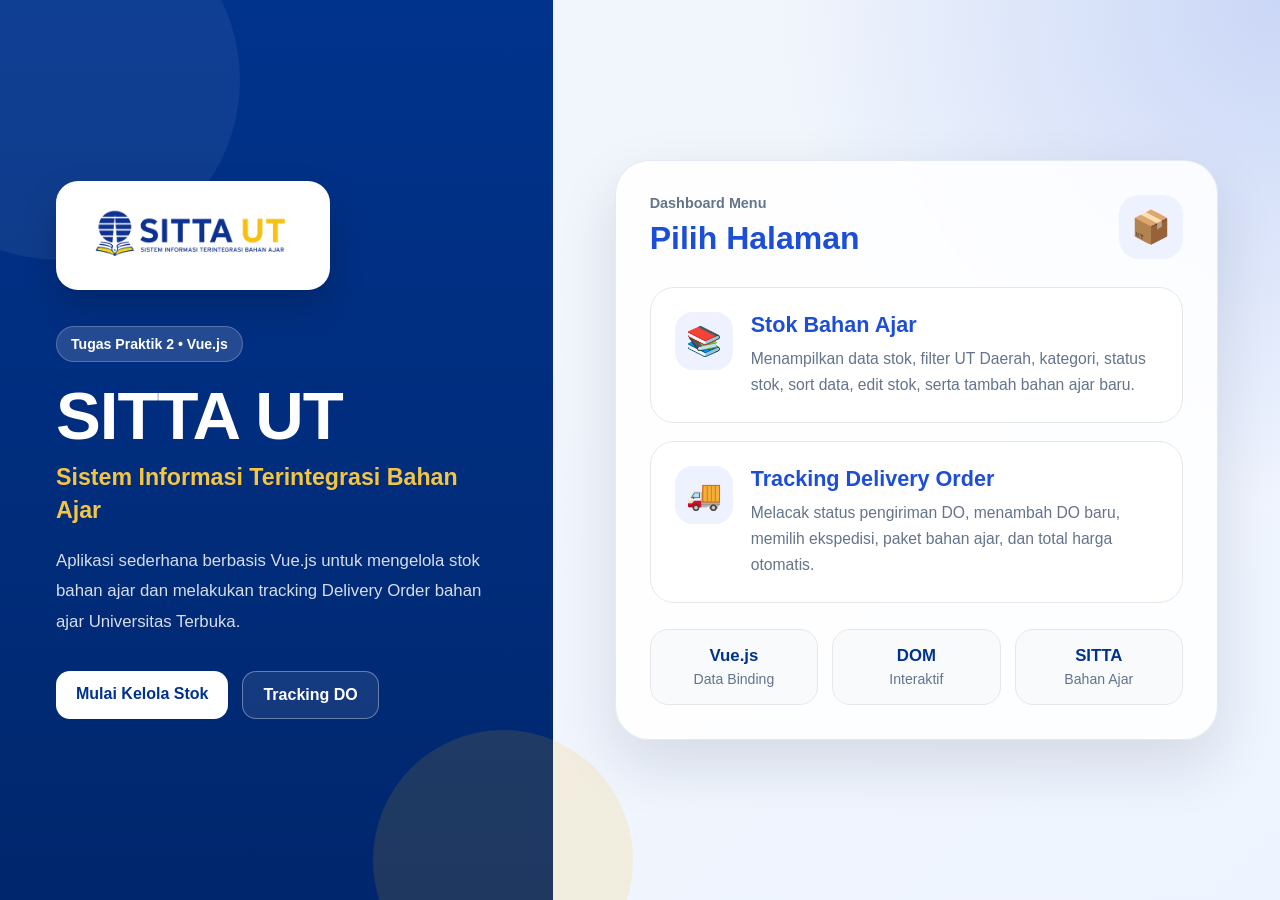
<file: index.html>
<!DOCTYPE html>
<html lang="id">

<head>
    <meta charset="UTF-8">
    <meta name="viewport" content="width=device-width, initial-scale=1.0">
    <title>SITTA UT - Tugas Praktik 2 Vue.js</title>
    <link rel="stylesheet" href="css/style.css">
</head>

<body>
    <div id="app" class="landing-page">
        <section class="landing-left">
            <div class="landing-logo-box">
                <img src="img/logo-sitta-ut.png" alt="Logo SITTA UT">
            </div>

            <div class="landing-text">
                <span class="landing-badge">Tugas Praktik 2 • Vue.js</span>
                <h1>SITTA UT</h1>
                <h2>Sistem Informasi Terintegrasi Bahan Ajar</h2>
                <p>
                    Aplikasi sederhana berbasis Vue.js untuk mengelola stok bahan ajar
                    dan melakukan tracking Delivery Order bahan ajar Universitas Terbuka.
                </p>
            </div>

            <div class="landing-actions">
                <a href="stok.html" class="btn-main">Mulai Kelola Stok</a>
                <a href="tracking.html" class="btn-outline">Tracking DO</a>
            </div>
        </section>

        <section class="landing-right">
            <div class="hero-card">
                <div class="hero-header">
                    <div>
                        <span class="hero-label">Dashboard Menu</span>
                        <h3>Pilih Halaman</h3>
                    </div>
                    <span class="hero-icon">📦</span>
                </div>

                <div class="menu-grid">
                    <a href="stok.html" class="feature-card">
                        <div class="feature-icon">📚</div>
                        <div>
                            <h4>Stok Bahan Ajar</h4>
                            <p>
                                Menampilkan data stok, filter UT Daerah, kategori, status stok,
                                sort data, edit stok, serta tambah bahan ajar baru.
                            </p>
                        </div>
                    </a>

                    <a href="tracking.html" class="feature-card">
                        <div class="feature-icon">🚚</div>
                        <div>
                            <h4>Tracking Delivery Order</h4>
                            <p>
                                Melacak status pengiriman DO, menambah DO baru,
                                memilih ekspedisi, paket bahan ajar, dan total harga otomatis.
                            </p>
                        </div>
                    </a>
                </div>

                <div class="hero-footer">
                    <div class="mini-stat">
                        <strong>Vue.js</strong>
                        <span>Data Binding</span>
                    </div>
                    <div class="mini-stat">
                        <strong>DOM</strong>
                        <span>Interaktif</span>
                    </div>
                    <div class="mini-stat">
                        <strong>SITTA</strong>
                        <span>Bahan Ajar</span>
                    </div>
                </div>
            </div>
        </section>
    </div>
</body>

</html>
</file>
<file: css/style.css>
* {
    margin: 0;
    padding: 0;
    box-sizing: border-box;
}

:root {
    --ut-blue: #00338d;
    --ut-blue-dark: #00276d;
    --ut-blue-light: #1d4ed8;
    --ut-yellow: #f4b400;
    --bg-page: #f3f6fb;
    --bg-card: #ffffff;
    --text-dark: #1f2937;
    --text-muted: #64748b;
    --border: #e5e7eb;
    --danger: #dc2626;
    --warning: #f59e0b;
    --success: #16a34a;
    --shadow: 0 10px 28px rgba(15, 23, 42, 0.08);
}

body {
    font-family: Arial, sans-serif;
    background: var(--bg-page);
    color: var(--text-dark);
    min-height: 100vh;
}

/* =========================
   LANDING PAGE / INDEX
========================= */

.landing-page {
    min-height: 100vh;
    width: 100%;
    background:
        radial-gradient(circle at top right, rgba(29, 78, 216, 0.18), transparent 32%),
        linear-gradient(135deg, #f3f6fb 0%, #eef4ff 100%);
    display: grid;
    grid-template-columns: 0.95fr 1.25fr;
    overflow: hidden;
}

.landing-left {
    background: linear-gradient(180deg, var(--ut-blue) 0%, var(--ut-blue-dark) 100%);
    color: #ffffff;
    padding: 58px 56px;
    display: flex;
    flex-direction: column;
    justify-content: center;
    position: relative;
}

.landing-left::before {
    content: "";
    position: absolute;
    width: 360px;
    height: 360px;
    border-radius: 50%;
    background: rgba(255, 255, 255, 0.06);
    top: -100px;
    left: -120px;
}

.landing-left::after {
    content: "";
    position: absolute;
    width: 260px;
    height: 260px;
    border-radius: 50%;
    background: rgba(244, 180, 0, 0.12);
    bottom: -90px;
    right: -80px;
}

.landing-logo-box {
    position: relative;
    z-index: 1;
    width: fit-content;
    background: #ffffff;
    padding: 16px 22px;
    border-radius: 22px;
    box-shadow: 0 16px 35px rgba(0, 0, 0, 0.18);
    margin-bottom: 36px;
}

.landing-logo-box img {
    width: 230px;
    display: block;
}

.landing-text {
    position: relative;
    z-index: 1;
}

.landing-badge {
    display: inline-block;
    background: rgba(255, 255, 255, 0.14);
    border: 1px solid rgba(255, 255, 255, 0.22);
    color: #ffffff;
    padding: 9px 14px;
    border-radius: 999px;
    font-size: 0.88rem;
    font-weight: 700;
    margin-bottom: 20px;
}

.landing-text h1 {
    font-size: 4.2rem;
    line-height: 1;
    margin-bottom: 12px;
    color: #ffffff;
    letter-spacing: -1px;
}

.landing-text h2 {
    font-size: 1.45rem;
    line-height: 1.4;
    color: #f4c542;
    margin-bottom: 20px;
}

.landing-text p {
    max-width: 540px;
    font-size: 1.05rem;
    line-height: 1.8;
    color: rgba(255, 255, 255, 0.84);
}

.landing-actions {
    position: relative;
    z-index: 1;
    display: flex;
    gap: 14px;
    margin-top: 34px;
    flex-wrap: wrap;
}

.btn-main,
.btn-outline {
    text-decoration: none;
    padding: 14px 20px;
    border-radius: 14px;
    font-weight: 700;
    transition: 0.2s ease;
}

.btn-main {
    background: #ffffff;
    color: var(--ut-blue);
}

.btn-main:hover {
    transform: translateY(-3px);
    box-shadow: 0 12px 24px rgba(0, 0, 0, 0.18);
}

.btn-outline {
    color: #ffffff;
    border: 1px solid rgba(255, 255, 255, 0.35);
    background: rgba(255, 255, 255, 0.08);
}

.btn-outline:hover {
    background: rgba(255, 255, 255, 0.16);
    transform: translateY(-3px);
}

.landing-right {
    padding: 58px 62px;
    display: flex;
    align-items: center;
    justify-content: center;
}

.hero-card {
    width: 100%;
    max-width: 900px;
    background: rgba(255, 255, 255, 0.88);
    backdrop-filter: blur(12px);
    border: 1px solid rgba(226, 232, 240, 0.9);
    border-radius: 34px;
    padding: 34px;
    box-shadow: 0 24px 60px rgba(15, 23, 42, 0.12);
}

.hero-header {
    display: flex;
    justify-content: space-between;
    align-items: flex-start;
    gap: 18px;
    margin-bottom: 28px;
}

.hero-label {
    display: block;
    color: var(--text-muted);
    font-size: 0.9rem;
    font-weight: 700;
    margin-bottom: 8px;
}

.hero-header h3 {
    color: var(--ut-blue-light);
    font-size: 2rem;
    line-height: 1.2;
}

.hero-icon {
    width: 64px;
    height: 64px;
    background: #eef2ff;
    border-radius: 20px;
    display: flex;
    align-items: center;
    justify-content: center;
    font-size: 2rem;
}

.menu-grid {
    display: grid;
    grid-template-columns: 1fr;
    gap: 18px;
}

.feature-card {
    text-decoration: none;
    color: var(--text-dark);
    background: #ffffff;
    border: 1px solid #e5e7eb;
    border-radius: 24px;
    padding: 24px;
    display: flex;
    gap: 18px;
    align-items: flex-start;
    transition: 0.22s ease;
}

.feature-card:hover {
    transform: translateY(-4px);
    border-color: #bfdbfe;
    box-shadow: 0 16px 34px rgba(15, 23, 42, 0.10);
}

.feature-icon {
    min-width: 58px;
    height: 58px;
    border-radius: 18px;
    background: #eef2ff;
    display: flex;
    align-items: center;
    justify-content: center;
    font-size: 1.8rem;
}

.feature-card h4 {
    color: var(--ut-blue-light);
    font-size: 1.35rem;
    margin-bottom: 8px;
}

.feature-card p {
    color: var(--text-muted);
    line-height: 1.65;
    font-size: 0.98rem;
}

.hero-footer {
    display: grid;
    grid-template-columns: repeat(3, 1fr);
    gap: 14px;
    margin-top: 26px;
}

.mini-stat {
    background: #f8fafc;
    border: 1px solid #e5e7eb;
    border-radius: 18px;
    padding: 16px;
    text-align: center;
}

.mini-stat strong {
    display: block;
    color: var(--ut-blue);
    font-size: 1.05rem;
    margin-bottom: 4px;
}

.mini-stat span {
    color: var(--text-muted);
    font-size: 0.88rem;
}

/* RESPONSIVE INDEX */
@media (max-width: 950px) {
    .landing-page {
        grid-template-columns: 1fr;
        overflow: auto;
    }

    .landing-left {
        padding: 38px 24px;
    }

    .landing-logo-box img {
        width: 190px;
    }

    .landing-text h1 {
        font-size: 3rem;
    }

    .landing-text h2 {
        font-size: 1.2rem;
    }

    .landing-right {
        padding: 26px 20px 40px;
    }

    .hero-card {
        border-radius: 26px;
        padding: 24px;
    }
}

@media (max-width: 560px) {
    .landing-left {
        padding: 30px 18px;
    }

    .landing-logo-box {
        padding: 12px 16px;
        border-radius: 18px;
        margin-bottom: 26px;
    }

    .landing-logo-box img {
        width: 160px;
    }

    .landing-text h1 {
        font-size: 2.45rem;
    }

    .landing-text p {
        font-size: 0.96rem;
    }

    .landing-actions {
        flex-direction: column;
    }

    .btn-main,
    .btn-outline {
        text-align: center;
    }

    .hero-header {
        flex-direction: column;
    }

    .hero-header h3 {
        font-size: 1.65rem;
    }

    .feature-card {
        flex-direction: column;
        padding: 20px;
    }

    .hero-footer {
        grid-template-columns: 1fr;
    }
}

/* GLOBAL PAGE */
.page-shell {
    width: 100%;
    max-width: 1320px;
    margin: 0 auto;
    padding: 28px;
}

.top-header {
    background: linear-gradient(135deg, var(--ut-blue), var(--ut-blue-light));
    border-radius: 24px;
    padding: 24px;
    display: flex;
    justify-content: space-between;
    gap: 20px;
    align-items: center;
    margin-bottom: 24px;
    color: #fff;
    box-shadow: var(--shadow);
}

.brand {
    display: flex;
    align-items: center;
    gap: 18px;
}

.brand img {
    background: #fff;
    border-radius: 16px;
    padding: 10px;
    width: 150px;
}

.brand h1 {
    font-size: 1.7rem;
    margin-bottom: 4px;
}

.brand p {
    color: rgba(255, 255, 255, 0.85);
}

.back-link {
    text-decoration: none;
    background: #fff;
    color: var(--ut-blue);
    padding: 10px 14px;
    border-radius: 12px;
    font-weight: 700;
}

.content-card {
    background: var(--bg-card);
    border-radius: 24px;
    padding: 26px;
    box-shadow: var(--shadow);
    margin-bottom: 24px;
}

.content-grid {
    display: grid;
    grid-template-columns: 1fr 1fr;
    gap: 24px;
}

.section-title-row {
    display: flex;
    justify-content: space-between;
    align-items: flex-start;
    gap: 18px;
    margin-bottom: 20px;
}

.section-title-row h2,
.content-card h2 {
    color: var(--ut-blue-light);
    margin-bottom: 8px;
}

.section-title-row p,
.muted {
    color: var(--text-muted);
    line-height: 1.5;
}

.btn {
    border: none;
    padding: 10px 14px;
    border-radius: 12px;
    cursor: pointer;
    font-weight: 700;
    transition: 0.2s;
}

.btn-primary {
    background: var(--ut-blue-light);
    color: #fff;
}

.btn-primary:hover {
    background: var(--ut-blue);
}

.btn-secondary {
    background: #eef2ff;
    color: var(--ut-blue);
}

.btn-small {
    padding: 7px 10px;
    font-size: 0.85rem;
}

/* FORM */
.form-panel,
.filter-panel {
    background: #f8fafc;
    border: 1px solid var(--border);
    border-radius: 18px;
    padding: 18px;
    margin-bottom: 22px;
}

.form-panel h3 {
    color: var(--ut-blue);
    margin-bottom: 16px;
}

.form-grid {
    display: grid;
    grid-template-columns: repeat(4, 1fr);
    gap: 14px;
    margin-bottom: 16px;
}

.form-grid.single {
    grid-template-columns: 1fr 1fr;
}

.form-full {
    grid-column: 1 / -1;
}

.form-group label {
    display: block;
    font-size: 0.86rem;
    font-weight: 700;
    color: #334155;
    margin-bottom: 7px;
}

input,
select {
    width: 100%;
    padding: 10px 12px;
    border: 1px solid #cbd5e1;
    border-radius: 10px;
    font-size: 0.95rem;
    outline: none;
}

input:focus,
select:focus {
    border-color: var(--ut-blue-light);
    box-shadow: 0 0 0 3px rgba(29, 78, 216, 0.12);
}

.filter-panel {
    display: grid;
    grid-template-columns: repeat(5, 1fr);
    gap: 14px;
    align-items: end;
}

/* SUMMARY */
.summary-row {
    display: grid;
    grid-template-columns: repeat(4, 1fr);
    gap: 14px;
    margin-bottom: 22px;
}

.summary-box {
    background: #f8fafc;
    border: 1px solid var(--border);
    border-radius: 16px;
    padding: 16px;
}

.summary-box span {
    display: block;
    color: var(--text-muted);
    font-size: 0.88rem;
    margin-bottom: 6px;
}

.summary-box strong {
    font-size: 1.4rem;
    color: var(--ut-blue-light);
}

/* TABLE */
.table-wrap {
    overflow-x: auto;
}

.data-table {
    width: 100%;
    border-collapse: collapse;
    min-width: 980px;
}

.data-table th {
    background: #eef2ff;
    color: var(--ut-blue);
    padding: 12px;
    text-align: left;
    font-size: 0.88rem;
}

.data-table td {
    border-bottom: 1px solid var(--border);
    padding: 12px;
    vertical-align: top;
    font-size: 0.92rem;
}

.data-table tr:hover {
    background: #f8fafc;
}

.status-badge {
    display: inline-block;
    padding: 7px 10px;
    border-radius: 999px;
    font-weight: 700;
    font-size: 0.82rem;
    white-space: nowrap;
}

.status-badge.aman {
    background: #dcfce7;
    color: #166534;
}

.status-badge.menipis {
    background: #ffedd5;
    color: #9a3412;
}

.status-badge.kosong {
    background: #fee2e2;
    color: #991b1b;
}

.status-badge.info {
    background: #dbeafe;
    color: #1d4ed8;
}

.action-buttons {
    display: flex;
    gap: 6px;
    flex-wrap: wrap;
}

.empty-state {
    text-align: center;
    color: var(--text-muted);
    padding: 26px !important;
}

.alert {
    padding: 12px 14px;
    border-radius: 12px;
    margin-bottom: 14px;
    line-height: 1.5;
}

.alert-danger {
    background: #fee2e2;
    color: #991b1b;
    border: 1px solid #fecaca;
}

.alert ul {
    margin-left: 18px;
}

/* TRACKING */
.search-box {
    display: flex;
    gap: 10px;
    margin: 18px 0;
}

.tracking-card {
    background: linear-gradient(135deg, var(--ut-blue), var(--ut-blue-light));
    color: #fff;
    border-radius: 20px;
    padding: 22px;
    margin-top: 18px;
}

.tracking-card-header {
    display: flex;
    justify-content: space-between;
    gap: 12px;
    margin-bottom: 18px;
}

.tracking-card h3 {
    font-size: 1.3rem;
}

.info-grid {
    display: grid;
    grid-template-columns: 1fr 1fr;
    gap: 12px;
    margin-bottom: 20px;
}

.info-grid div {
    background: rgba(255, 255, 255, 0.12);
    border-radius: 14px;
    padding: 12px;
}

.info-grid span {
    display: block;
    font-size: 0.82rem;
    opacity: 0.85;
    margin-bottom: 4px;
}

.paket-detail {
    background: #eef2ff;
    border: 1px solid #c7d2fe;
    border-radius: 14px;
    padding: 14px;
}

.paket-detail h4 {
    color: var(--ut-blue);
    margin-bottom: 8px;
}

.paket-detail ul {
    margin-left: 18px;
    margin-top: 8px;
}

.timeline {
    border-left: 3px solid rgba(255, 255, 255, 0.35);
    margin-left: 10px;
    margin-top: 14px;
}

.timeline-item {
    position: relative;
    padding-left: 20px;
    padding-bottom: 16px;
}

.timeline-dot {
    position: absolute;
    left: -8px;
    top: 4px;
    width: 13px;
    height: 13px;
    background: var(--ut-yellow);
    border-radius: 50%;
}

.timeline-content {
    background: rgba(255, 255, 255, 0.12);
    padding: 12px;
    border-radius: 14px;
}

.timeline-content p {
    margin-top: 5px;
    opacity: 0.9;
}

.do-list {
    display: grid;
    gap: 10px;
}

.do-item {
    display: grid;
    grid-template-columns: 1fr 1.5fr 1fr auto;
    align-items: center;
    gap: 12px;
    padding: 12px;
    background: #f8fafc;
    border: 1px solid var(--border);
    border-radius: 14px;
}

/* RESPONSIVE */
@media (max-width: 900px) {

    .content-grid,
    .home-menu,
    .form-grid,
    .form-grid.single,
    .filter-panel,
    .summary-row {
        grid-template-columns: 1fr;
    }

    .top-header {
        flex-direction: column;
        align-items: flex-start;
    }

    .brand {
        flex-direction: column;
        align-items: flex-start;
    }

    .brand img {
        width: 130px;
    }

    .section-title-row {
        flex-direction: column;
    }

    .search-box {
        flex-direction: column;
    }

    .info-grid {
        grid-template-columns: 1fr;
    }

    .do-item {
        grid-template-columns: 1fr;
    }
}
</file>
